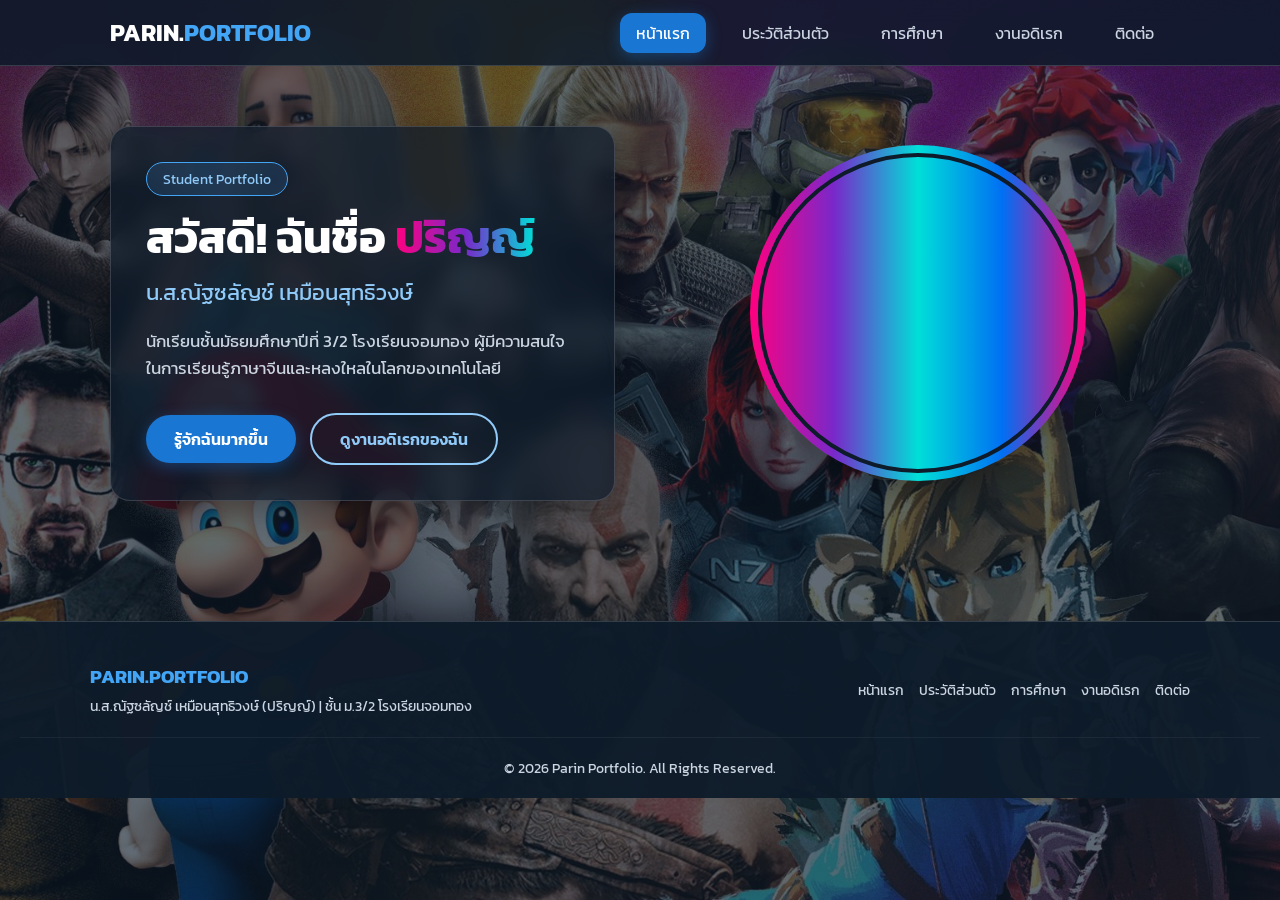
<file: index.html>
<!DOCTYPE html>
<html lang="th">
<head>
    <meta charset="UTF-8">
    <meta name="viewport" content="width=device-width, initial-scale=1.0">
    <title>หน้าแรก | ปริญญ์ Portfolio</title>
    <link rel="stylesheet" href="style.css">
    <link href="https://fonts.googleapis.com/css2?family=Kanit:wght@300;400;600;700&display=swap" rel="stylesheet">
</head>
<body class="index-page">
    <header>
        <nav class="navbar">
            <div class="logo">PARIN.<span>PORTFOLIO</span></div>
            <ul class="nav-links">
                <li><a href="index.html" class="active">หน้าแรก</a></li>
                <li><a href="profile.html">ประวัติส่วนตัว</a></li>
                <li><a href="education.html">การศึกษา</a></li>
                <li><a href="hobby.html">งานอดิเรก</a></li>
                <li><a href="contact.html">ติดต่อ</a></li>
            </ul>
        </nav>
    </header>

    <main>
        <section class="hero-container">
            <div class="hero-text">
                <span class="badge">Student Portfolio</span>
                <h1>สวัสดี! ฉันชื่อ <span class="highlight-rainbow">ปริญญ์</span></h1>
                <h2>น.ส.ณัฐซลัญช์ เหมือนสุทธิวงษ์</h2>
                <p>นักเรียนชั้นมัธยมศึกษาปีที่ 3/2 โรงเรียนจอมทอง ผู้มีความสนใจในการเรียนรู้ภาษาจีนและหลงใหลในโลกของเทคโนโลยี</p>
                <div class="hero-buttons">
                    <a href="profile.html" class="btn btn-primary">รู้จักฉันมากขึ้น</a>
                    <a href="hobby.html" class="btn btn-outline">ดูงานอดิเรกของฉัน</a>
                </div>
            </div>
            <div class="hero-image-wrapper">
                <div class="profile-frame">
                    <video class="profile-img" autoplay loop muted playsinline poster="https://placehold.co/400x400/1976D2/FFFFFF/png?text=Parin+Profile">
                        <source src="profile-video.mp4" type="video/mp4">
                        เบราว์เซอร์ของคุณไม่รองรับการเล่นวิดีโอ
                    </video>
                </div>
            </div>
        </section>
    </main>

    <footer>
        <div class="footer-content">
            <div class="footer-info">
                <h3>PARIN.PORTFOLIO</h3>
                <p>น.ส.ณัฐซลัญช์ เหมือนสุทธิวงษ์ (ปริญญ์) | ชั้น ม.3/2 โรงเรียนจอมทอง</p>
            </div>
            <ul class="footer-links">
                <li><a href="index.html">หน้าแรก</a></li>
                <li><a href="profile.html">ประวัติส่วนตัว</a></li>
                <li><a href="education.html">การศึกษา</a></li>
                <li><a href="hobby.html">งานอดิเรก</a></li>
                <li><a href="contact.html">ติดต่อ</a></li>
            </ul>
        </div>
        <div class="copyright">
            &copy; 2026 Parin Portfolio. All Rights Reserved.
        </div>
    </footer>
</body>
</html>
</file>
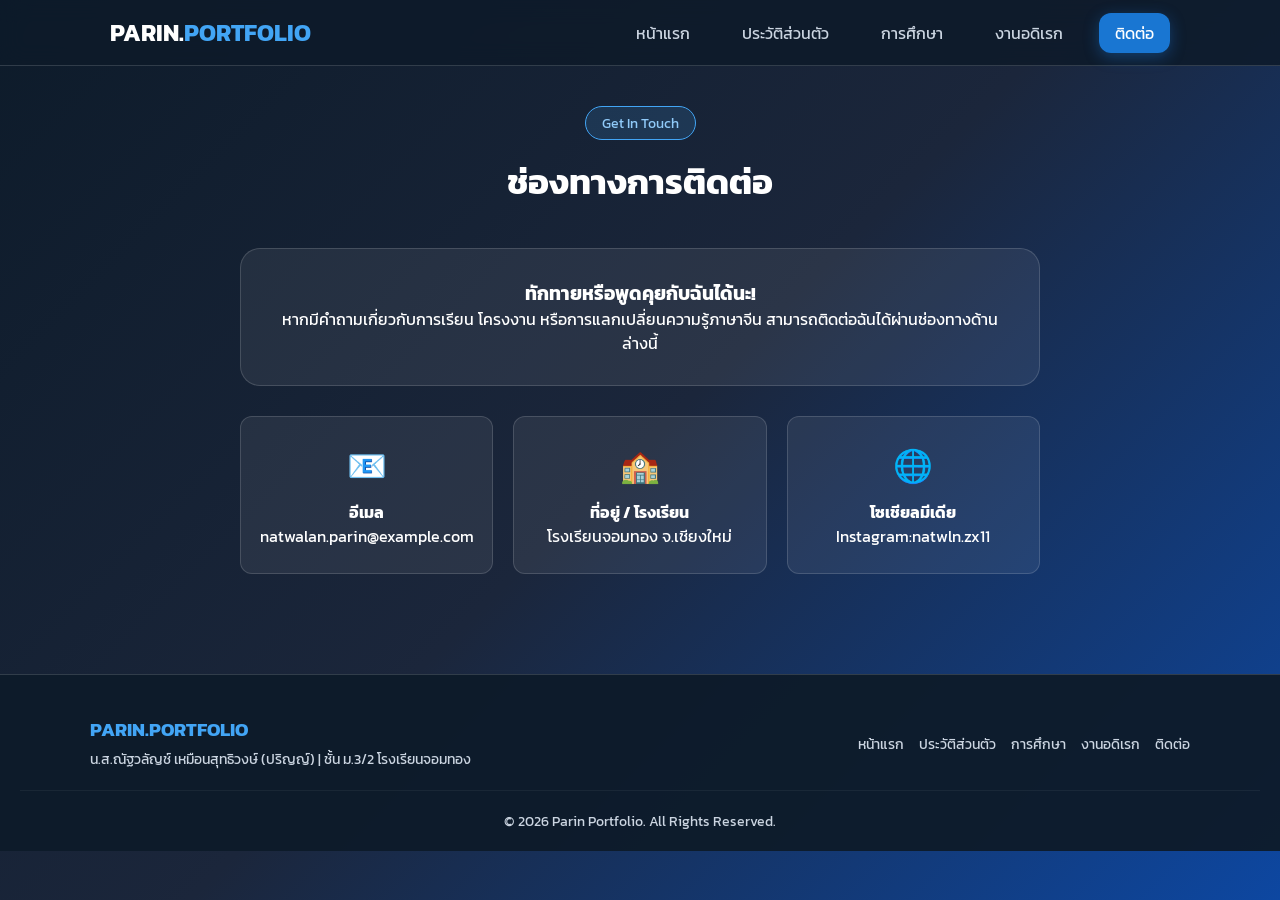
<file: contact.html>
<!DOCTYPE html>
<html lang="th">
<head>
    <meta charset="UTF-8">
    <meta name="viewport" content="width=device-width, initial-scale=1.0">
    <title>ติดต่อ | ปริญญ์ Portfolio</title>
    <link rel="stylesheet" href="style.css">
    <link href="https://fonts.googleapis.com/css2?family=Kanit:wght@300;400;600;700&display=swap" rel="stylesheet">
</head>
<body>
    <header>
        <nav class="navbar">
            <div class="logo">PARIN.<span>PORTFOLIO</span></div>
            <ul class="nav-links">
                <li><a href="index.html">หน้าแรก</a></li>
                <li><a href="profile.html">ประวัติส่วนตัว</a></li>
                <li><a href="education.html">การศึกษา</a></li>
                <li><a href="hobby.html">งานอดิเรก</a></li>
                <li><a href="contact.html" class="active">ติดต่อ</a></li>
            </ul>
        </nav>
    </header>

    <main class="container">
        <section class="section-title">
            <span class="badge">Get In Touch</span>
            <h2>ช่องทางการติดต่อ</h2>
        </section>

        <section class="contact-wrapper">
            <div class="contact-cta">
                <h3>ทักทายหรือพูดคุยกับฉันได้นะ!</h3>
                <p>หากมีคำถามเกี่ยวกับการเรียน โครงงาน หรือการแลกเปลี่ยนความรู้ภาษาจีน สามารถติดต่อฉันได้ผ่านช่องทางด้านล่างนี้</p>
            </div>

            <div class="contact-grid">
                <div class="contact-card">
                    <div class="contact-icon">📧</div>
                    <h4>อีเมล</h4>
                    <p>natwalan.parin@example.com</p>
                </div>
                <div class="contact-card">
                    <div class="contact-icon">🏫</div>
                    <h4>ที่อยู่ / โรงเรียน</h4>
                    <p>โรงเรียนจอมทอง จ.เชียงใหม่</p>
                </div>
                <div class="contact-card">
                    <div class="contact-icon">🌐</div>
                    <h4>โซเชียลมีเดีย</h4>
                    <p>Instagram:natwln.zx11</p>
                </div>
            </div>
        </section>
    </main>

    <footer>
        <div class="footer-content">
            <div class="footer-info">
                <h3>PARIN.PORTFOLIO</h3>
                <p>น.ส.ณัฐวลัญช์ เหมือนสุทธิวงษ์ (ปริญญ์) | ชั้น ม.3/2 โรงเรียนจอมทอง</p>
            </div>
            <ul class="footer-links">
                <li><a href="index.html">หน้าแรก</a></li>
                <li><a href="profile.html">ประวัติส่วนตัว</a></li>
                <li><a href="education.html">การศึกษา</a></li>
                <li><a href="hobby.html">งานอดิเรก</a></li>
                <li><a href="contact.html">ติดต่อ</a></li>
            </ul>
        </div>
        <div class="copyright">
            &copy; 2026 Parin Portfolio. All Rights Reserved.
        </div>
    </footer>
</body>
</html>
</file>
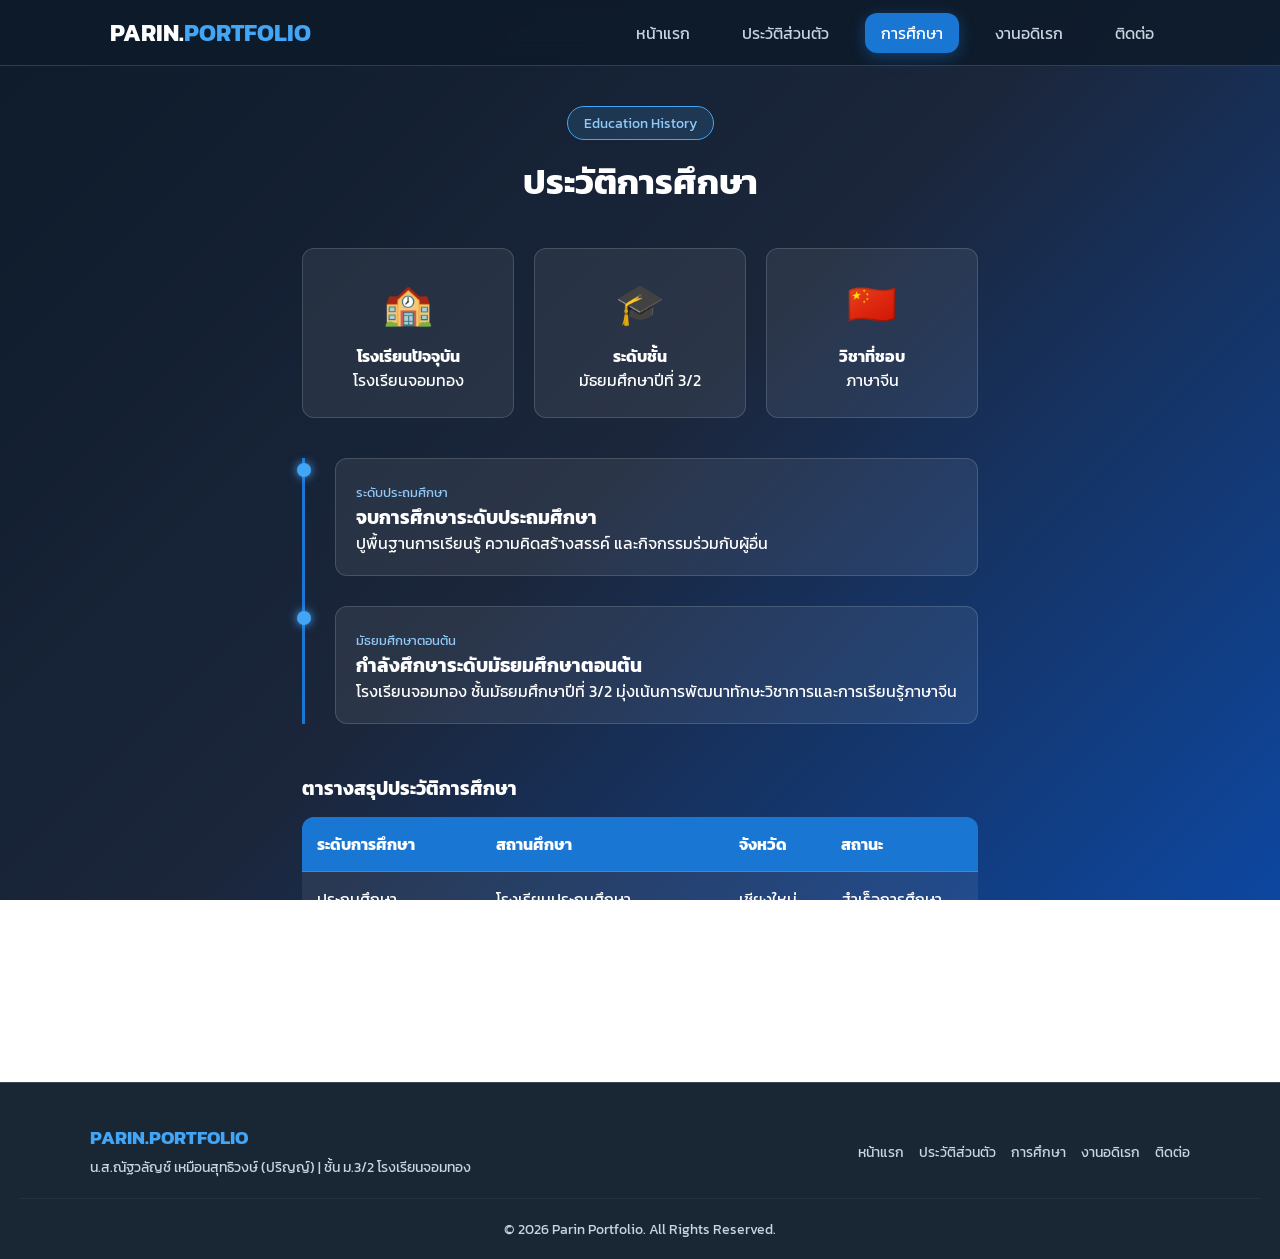
<file: education.html>
<!DOCTYPE html>
<html lang="th">
<head>
    <meta charset="UTF-8">
    <meta name="viewport" content="width=device-width, initial-scale=1.0">
    <title>การศึกษา | ปริญญ์ Portfolio</title>
    <link rel="stylesheet" href="style.css">
    <link href="https://fonts.googleapis.com/css2?family=Kanit:wght@300;400;600;700&display=swap" rel="stylesheet">
</head>
<body>
    <header>
        <nav class="navbar">
            <div class="logo">PARIN.<span>PORTFOLIO</span></div>
            <ul class="nav-links">
                <li><a href="index.html">หน้าแรก</a></li>
                <li><a href="profile.html">ประวัติส่วนตัว</a></li>
                <li><a href="education.html" class="active">การศึกษา</a></li>
                <li><a href="hobby.html">งานอดิเรก</a></li>
                <li><a href="contact.html">ติดต่อ</a></li>
            </ul>
        </nav>
    </header>

    <main class="container">
        <section class="section-title">
            <span class="badge">Education History</span>
            <h2>ประวัติการศึกษา</h2>
        </section>

        <section class="education-highlights">
            <div class="highlight-card">
                <div class="icon">🏫</div>
                <h4>โรงเรียนปัจจุบัน</h4>
                <p>โรงเรียนจอมทอง</p>
            </div>
            <div class="highlight-card">
                <div class="icon">🎓</div>
                <h4>ระดับชั้น</h4>
                <p>มัธยมศึกษาปีที่ 3/2</p>
            </div>
            <div class="highlight-card">
                <div class="icon">🇨🇳</div>
                <h4>วิชาที่ชอบ</h4>
                <p>ภาษาจีน</p>
            </div>
        </section>

        <section class="timeline">
            <div class="timeline-item">
                <div class="timeline-dot"></div>
                <div class="timeline-content">
                    <span class="time-badge">ระดับประถมศึกษา</span>
                    <h3>จบการศึกษาระดับประถมศึกษา</h3>
                    <p>ปูพื้นฐานการเรียนรู้ ความคิดสร้างสรรค์ และกิจกรรมร่วมกับผู้อื่น</p>
                </div>
            </div>
            <div class="timeline-item">
                <div class="timeline-dot"></div>
                <div class="timeline-content">
                    <span class="time-badge">มัธยมศึกษาตอนต้น</span>
                    <h3>กำลังศึกษาระดับมัธยมศึกษาตอนต้น</h3>
                    <p>โรงเรียนจอมทอง ชั้นมัธยมศึกษาปีที่ 3/2 มุ่งเน้นการพัฒนาทักษะวิชาการและการเรียนรู้ภาษาจีน</p>
                </div>
            </div>
        </section>

        <section class="table-container">
            <h3>ตารางสรุปประวัติการศึกษา</h3>
            <table class="edu-table">
                <thead>
                    <tr>
                        <th>ระดับการศึกษา</th>
                        <th>สถานศึกษา</th>
                        <th>จังหวัด</th>
                        <th>สถานะ</th>
                    </tr>
                </thead>
                <tbody>
                    <tr>
                        <td>ประถมศึกษา</td>
                        <td>โรงเรียนประถมศึกษา</td>
                        <td>เชียงใหม่</td>
                        <td>สำเร็จการศึกษา</td>
                    </tr>
                    <tr>
                        <td>มัธยมศึกษาตอนต้น</td>
                        <td>โรงเรียนจอมทอง (ห้อง 3/2)</td>
                        <td>เชียงใหม่</td>
                        <td>กำลังศึกษา</td>
                    </tr>
                </tbody>
            </table>
        </section>
    </main>

    <footer>
        <div class="footer-content">
            <div class="footer-info">
                <h3>PARIN.PORTFOLIO</h3>
                <p>น.ส.ณัฐวลัญช์ เหมือนสุทธิวงษ์ (ปริญญ์) | ชั้น ม.3/2 โรงเรียนจอมทอง</p>
            </div>
            <ul class="footer-links">
                <li><a href="index.html">หน้าแรก</a></li>
                <li><a href="profile.html">ประวัติส่วนตัว</a></li>
                <li><a href="education.html">การศึกษา</a></li>
                <li><a href="hobby.html">งานอดิเรก</a></li>
                <li><a href="contact.html">ติดต่อ</a></li>
            </ul>
        </div>
        <div class="copyright">
            &copy; 2026 Parin Portfolio. All Rights Reserved.
        </div>
    </footer>
</body>
</html>
</file>
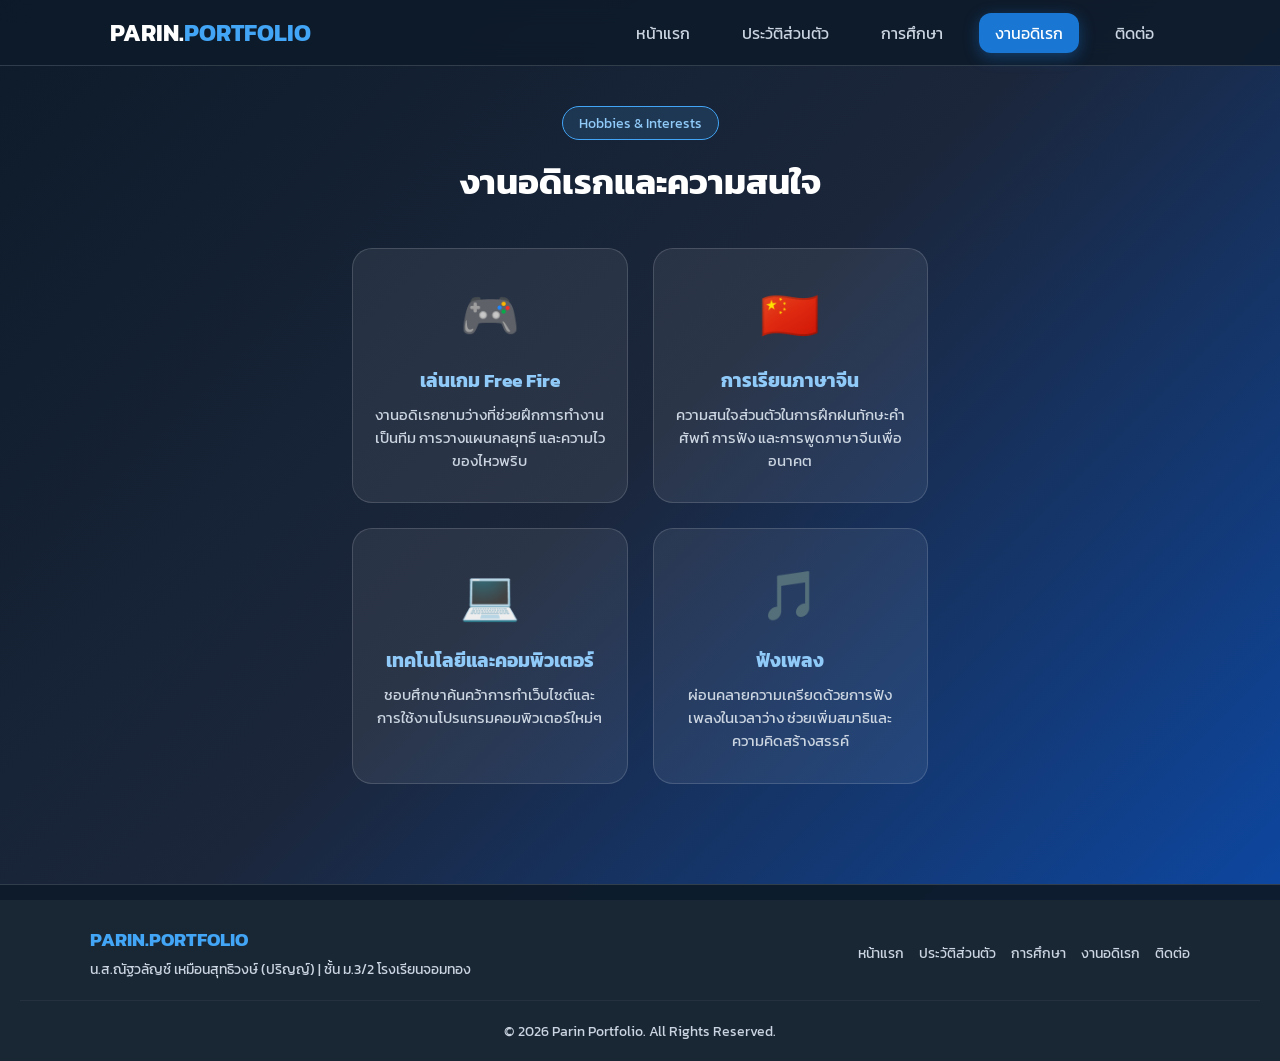
<file: hobby.html>
<!DOCTYPE html>
<html lang="th">
<head>
    <meta charset="UTF-8">
    <meta name="viewport" content="width=device-width, initial-scale=1.0">
    <title>งานอดิเรก | ปริญญ์ Portfolio</title>
    <link rel="stylesheet" href="style.css">
    <link href="https://fonts.googleapis.com/css2?family=Kanit:wght@300;400;600;700&display=swap" rel="stylesheet">
</head>
<body>
    <header>
        <nav class="navbar">
            <div class="logo">PARIN.<span>PORTFOLIO</span></div>
            <ul class="nav-links">
                <li><a href="index.html">หน้าแรก</a></li>
                <li><a href="profile.html">ประวัติส่วนตัว</a></li>
                <li><a href="education.html">การศึกษา</a></li>
                <li><a href="hobby.html" class="active">งานอดิเรก</a></li>
                <li><a href="contact.html">ติดต่อ</a></li>
            </ul>
        </nav>
    </header>

    <main class="container">
        <section class="section-title">
            <span class="badge">Hobbies & Interests</span>
            <h2>งานอดิเรกและความสนใจ</h2>
        </section>

        <section class="hobby-grid">
            <div class="hobby-card">
                <div class="hobby-icon">🎮</div>
                <h3>เล่นเกม Free Fire</h3>
                <p>งานอดิเรกยามว่างที่ช่วยฝึกการทำงานเป็นทีม การวางแผนกลยุทธ์ และความไวของไหวพริบ</p>
            </div>
            <div class="hobby-card">
                <div class="hobby-icon">🇨🇳</div>
                <h3>การเรียนภาษาจีน</h3>
                <p>ความสนใจส่วนตัวในการฝึกฝนทักษะคำศัพท์ การฟัง และการพูดภาษาจีนเพื่ออนาคต</p>
            </div>
            <div class="hobby-card">
                <div class="hobby-icon">💻</div>
                <h3>เทคโนโลยีและคอมพิวเตอร์</h3>
                <p>ชอบศึกษาค้นคว้าการทำเว็บไซต์และการใช้งานโปรแกรมคอมพิวเตอร์ใหม่ๆ</p>
            </div>
            <div class="hobby-card">
                <div class="hobby-icon">🎵</div>
                <h3>ฟังเพลง</h3>
                <p>ผ่อนคลายความเครียดด้วยการฟังเพลงในเวลาว่าง ช่วยเพิ่มสมาธิและความคิดสร้างสรรค์</p>
            </div>
        </section>
    </main>

    <footer>
        <div class="footer-content">
            <div class="footer-info">
                <h3>PARIN.PORTFOLIO</h3>
                <p>น.ส.ณัฐวลัญช์ เหมือนสุทธิวงษ์ (ปริญญ์) | ชั้น ม.3/2 โรงเรียนจอมทอง</p>
            </div>
            <ul class="footer-links">
                <li><a href="index.html">หน้าแรก</a></li>
                <li><a href="profile.html">ประวัติส่วนตัว</a></li>
                <li><a href="education.html">การศึกษา</a></li>
                <li><a href="hobby.html">งานอดิเรก</a></li>
                <li><a href="contact.html">ติดต่อ</a></li>
            </ul>
        </div>
        <div class="copyright">
            &copy; 2026 Parin Portfolio. All Rights Reserved.
        </div>
    </footer>
</body>
</html>
</file>
<file: style.css>
/* --- Global Styles & Variables --- */
:root {
    --bg-gradient: linear-gradient(135deg, #0d1b2a 0%, #1b263b 50%, #0d47a1 100%);
    --card-bg: rgba(255, 255, 255, 0.07);
    --card-border: rgba(255, 255, 255, 0.15);
    --primary-blue: #1976D2;
    --light-blue: #42A5F5;
    --soft-blue: #90CAF9;
    --bg-light: #E3F2FD;
    --text-white: #FFFFFF;
    --text-muted: #CBD5E1;
    --rainbow-gradient: linear-gradient(90deg, #ff007f, #7928ca, #00dfd8, #0070f3, #ff007f);
    --shadow-soft: 0 10px 30px rgba(0, 0, 0, 0.3);
    --shadow-hover: 0 20px 40px rgba(25, 118, 210, 0.4);
    --radius-lg: 20px;
    --radius-md: 12px;
}

* {
    margin: 0;
    padding: 0;
    box-sizing: border-box;
    font-family: 'Kanit', sans-serif;
}

body {
    background: var(--bg-gradient);
    background-attachment: fixed;
    color: var(--text-white);
    min-height: 100vh;
    display: flex;
    flex-direction: column;
}

/* --- Image Background for Index Page --- */
/* --- Image Background for Index Page --- */
/* --- Image Background for Index Page --- */
body.index-page {
    background-image: linear-gradient(rgba(13, 27, 42, 0.65), rgba(13, 27, 42, 0.65)), url('images/bg.webp');
    background-size: cover;
    background-position: center;
    background-repeat: no-repeat;
    background-attachment: fixed;
}
}
}

main {
    flex: 1;
}

.container {
    max-width: 1100px;
    margin: 0 auto;
    padding: 40px 20px;
}

/* --- Header & Navigation --- */
header {
    position: sticky;
    top: 0;
    z-index: 1000;
    background: rgba(13, 27, 42, 0.85);
    backdrop-filter: blur(12px);
    border-bottom: 1px solid var(--card-border);
}

.navbar {
    max-width: 1100px;
    margin: 0 auto;
    display: flex;
    justify-content: space-between;
    align-items: center;
    padding: 15px 20px;
}

.logo {
    font-size: 1.5rem;
    font-weight: 700;
    color: var(--text-white);
}

.logo span {
    color: var(--light-blue);
}

.nav-links {
    display: flex;
    list-style: none;
    gap: 20px;
}

.nav-links a {
    color: var(--text-muted);
    text-decoration: none;
    font-weight: 400;
    padding: 8px 16px;
    border-radius: var(--radius-md);
    transition: all 0.3s ease;
}

.nav-links a:hover,
.nav-links a.active {
    color: var(--text-white);
    background: var(--primary-blue);
    box-shadow: 0 4px 15px rgba(25, 118, 210, 0.4);
}

/* --- UI Badges & Buttons --- */
.badge {
    display: inline-block;
    padding: 6px 16px;
    background: rgba(66, 165, 245, 0.15);
    border: 1px solid var(--light-blue);
    color: var(--soft-blue);
    border-radius: 50px;
    font-size: 0.85rem;
    margin-bottom: 15px;
}

.highlight-rainbow {
    background: var(--rainbow-gradient);
    background-size: 200% auto;
    -webkit-background-clip: text;
    -webkit-text-fill-color: transparent;
    animation: rainbowMove 4s linear infinite;
}

@keyframes rainbowMove {
    0% { background-position: 0% 50%; }
    100% { background-position: 200% 50%; }
}

.btn {
    display: inline-block;
    padding: 12px 28px;
    border-radius: 50px;
    text-decoration: none;
    font-weight: 600;
    transition: all 0.3s ease;
    cursor: pointer;
}

.btn-primary {
    background: var(--primary-blue);
    color: var(--text-white);
    box-shadow: 0 4px 15px rgba(25, 118, 210, 0.4);
}

.btn-primary:hover {
    transform: translateY(-3px);
    box-shadow: var(--shadow-hover);
    background: var(--light-blue);
}

.btn-outline {
    border: 2px solid var(--soft-blue);
    color: var(--soft-blue);
    margin-left: 10px;
}

.btn-outline:hover {
    background: var(--soft-blue);
    color: #0d1b2a;
    transform: translateY(-3px);
}

/* --- Hero Section --- */
.hero-container {
    max-width: 1100px;
    margin: 60px auto;
    padding: 0 20px;
    display: grid;
    grid-template-columns: 1fr 1fr;
    gap: 50px;
    align-items: center;
}

/* Glassmorphism Card for Text Content */
.index-page .hero-text {
    background: rgba(13, 27, 42, 0.7);
    padding: 35px;
    border-radius: var(--radius-lg);
    backdrop-filter: blur(10px);
    border: 1px solid var(--card-border);
    box-shadow: var(--shadow-soft);
}

.hero-text h1 {
    font-size: 2.8rem;
    line-height: 1.2;
    margin-bottom: 10px;
}

.hero-text h2 {
    font-size: 1.4rem;
    color: var(--soft-blue);
    margin-bottom: 20px;
    font-weight: 400;
}

.hero-text p {
    color: var(--text-muted);
    font-size: 1.05rem;
    margin-bottom: 30px;
    line-height: 1.6;
}

.hero-image-wrapper {
    display: flex;
    justify-content: center;
}

.profile-frame {
    position: relative;
    padding: 8px;
    background: var(--rainbow-gradient);
    border-radius: 50%;
    animation: floating 4s ease-in-out infinite;
    box-shadow: var(--shadow-soft);
}

.profile-img {
    width: 320px;
    height: 320px;
    border-radius: 50%;
    object-fit: cover;
    display: block;
    border: 4px solid #0d1b2a;
    transition: transform 0.5s ease;
}

.profile-frame:hover .profile-img {
    transform: scale(1.03);
}

@keyframes floating {
    0%, 100% { transform: translateY(0); }
    50% { transform: translateY(-12px); }
}

/* --- Profile Section --- */
.section-title {
    text-align: center;
    margin-bottom: 40px;
}

.section-title h2 {
    font-size: 2.2rem;
}

.profile-layout {
    display: grid;
    grid-template-columns: 1fr 2fr;
    gap: 30px;
}

.profile-card-left {
    background: var(--card-bg);
    border: 1px solid var(--card-border);
    border-radius: var(--radius-lg);
    padding: 30px;
    text-align: center;
    box-shadow: var(--shadow-soft);
}

.profile-avatar {
    width: 180px;
    height: 180px;
    border-radius: 50%;
    border: 3px solid var(--light-blue);
    margin-bottom: 15px;
}

.nickname-tag {
    display: inline-block;
    margin-top: 10px;
    background: var(--primary-blue);
    padding: 4px 14px;
    border-radius: 20px;
    font-size: 0.9rem;
}

.profile-card-right {
    display: flex;
    flex-direction: column;
    gap: 20px;
}

.info-grid {
    display: grid;
    grid-template-columns: 1fr 1fr;
    gap: 15px;
}

.info-item {
    background: var(--card-bg);
    border: 1px solid var(--card-border);
    padding: 15px 20px;
    border-radius: var(--radius-md);
    display: flex;
    flex-direction: column;
}

.info-item .label {
    font-size: 0.85rem;
    color: var(--soft-blue);
}

.info-item .value {
    font-size: 1.1rem;
    font-weight: 600;
    margin-top: 5px;
}

.about-box {
    background: var(--card-bg);
    border: 1px solid var(--card-border);
    padding: 25px;
    border-radius: var(--radius-lg);
    line-height: 1.6;
}

.about-box h3 {
    margin-bottom: 10px;
    color: var(--light-blue);
}

/* --- Education Section --- */
.education-highlights {
    display: grid;
    grid-template-columns: repeat(3, 1fr);
    gap: 20px;
    margin-bottom: 40px;
}

.highlight-card {
    background: var(--card-bg);
    border: 1px solid var(--card-border);
    padding: 25px;
    border-radius: var(--radius-md);
    text-align: center;
    transition: transform 0.3s ease;
}

.highlight-card:hover {
    transform: translateY(-5px);
    border-color: var(--light-blue);
}

.highlight-card .icon {
    font-size: 2.5rem;
    margin-bottom: 10px;
}

.timeline {
    position: relative;
    max-width: 800px;
    margin: 0 auto 50px auto;
    padding-left: 30px;
    border-left: 3px solid var(--primary-blue);
}

.timeline-item {
    position: relative;
    margin-bottom: 30px;
}

.timeline-dot {
    position: absolute;
    left: -38px;
    top: 5px;
    width: 14px;
    height: 14px;
    border-radius: 50%;
    background: var(--light-blue);
    box-shadow: 0 0 10px var(--light-blue);
}

.timeline-content {
    background: var(--card-bg);
    border: 1px solid var(--card-border);
    padding: 20px;
    border-radius: var(--radius-md);
}

.time-badge {
    font-size: 0.8rem;
    color: var(--soft-blue);
}

.table-container h3 {
    margin-bottom: 15px;
}

.edu-table {
    width: 100%;
    border-collapse: collapse;
    background: var(--card-bg);
    border-radius: var(--radius-md);
    overflow: hidden;
}

.edu-table th, .edu-table td {
    padding: 15px;
    text-align: left;
    border-bottom: 1px solid var(--card-border);
}

.edu-table th {
    background: var(--primary-blue);
    color: var(--text-white);
}

/* --- Hobby Section --- */
.hobby-grid {
    display: grid;
    grid-template-columns: repeat(auto-fit, minmax(230px, 1fr));
    gap: 25px;
}

.hobby-card {
    background: var(--card-bg);
    border: 1px solid var(--card-border);
    padding: 30px 20px;
    border-radius: var(--radius-lg);
    text-align: center;
    transition: all 0.3s ease;
}

.hobby-card:hover {
    transform: translateY(-8px);
    background: rgba(255, 255, 255, 0.12);
    border-color: var(--soft-blue);
    box-shadow: var(--shadow-hover);
}

.hobby-icon {
    font-size: 3rem;
    margin-bottom: 15px;
}

.hobby-card h3 {
    margin-bottom: 10px;
    color: var(--soft-blue);
}

.hobby-card p {
    color: var(--text-muted);
    font-size: 0.95rem;
    line-height: 1.5;
}

/* --- Contact Section --- */
.contact-wrapper {
    max-width: 800px;
    margin: 0 auto;
}

.contact-cta {
    text-align: center;
    background: var(--card-bg);
    border: 1px solid var(--card-border);
    padding: 30px;
    border-radius: var(--radius-lg);
    margin-bottom: 30px;
}

.contact-grid {
    display: grid;
    grid-template-columns: repeat(3, 1fr);
    gap: 20px;
}

.contact-card {
    background: var(--card-bg);
    border: 1px solid var(--card-border);
    padding: 25px 15px;
    border-radius: var(--radius-md);
    text-align: center;
    transition: transform 0.3s ease;
}

.contact-card:hover {
    transform: translateY(-5px);
}

.contact-icon {
    font-size: 2rem;
    margin-bottom: 10px;
}

/* --- Footer --- */
footer {
    background: rgba(13, 27, 42, 0.95);
    border-top: 1px solid var(--card-border);
    padding: 40px 20px 20px 20px;
    margin-top: 60px;
}

.footer-content {
    max-width: 1100px;
    margin: 0 auto;
    display: flex;
    justify-content: space-between;
    align-items: center;
    margin-bottom: 20px;
}

.footer-info h3 {
    color: var(--light-blue);
    margin-bottom: 5px;
}

.footer-info p {
    color: var(--text-muted);
    font-size: 0.9rem;
}

.footer-links {
    display: flex;
    list-style: none;
    gap: 15px;
}

.footer-links a {
    color: var(--text-muted);
    text-decoration: none;
    font-size: 0.9rem;
}

.footer-links a:hover {
    color: var(--text-white);
}

.copyright {
    text-align: center;
    color: var(--text-muted);
    font-size: 0.85rem;
    border-top: 1px solid rgba(255, 255, 255, 0.05);
    padding-top: 20px;
}

/* --- Responsive Design (Media Queries) --- */
@media (max-width: 768px) {
    .navbar {
        flex-direction: column;
        gap: 15px;
    }

    .nav-links {
        flex-wrap: wrap;
        justify-content: center;
    }

    .hero-container {
        grid-template-columns: 1fr;
        text-align: center;
        margin: 30px auto;
    }

    .profile-layout {
        grid-template-columns: 1fr;
    }

    .info-grid {
        grid-template-columns: 1fr;
    }

    .education-highlights,
    .contact-grid {
        grid-template-columns: 1fr;
    }

    .footer-content {
        flex-direction: column;
        gap: 20px;
        text-align: center;
    }

    .hero-text h1 {
        font-size: 2.2rem;
    }

    .profile-img {
        width: 250px;
        height: 250px;
    }
}
/* --- Image Background for Profile Page --- */
body.profile-page {
    background-image: linear-gradient(rgba(13, 27, 42, 0.75), rgba(13, 27, 42, 0.75)), url('images/bg.webp');
    background-size: cover;
    background-position: center;
    background-repeat: no-repeat;
    background-attachment: fixed;
}
</file>
